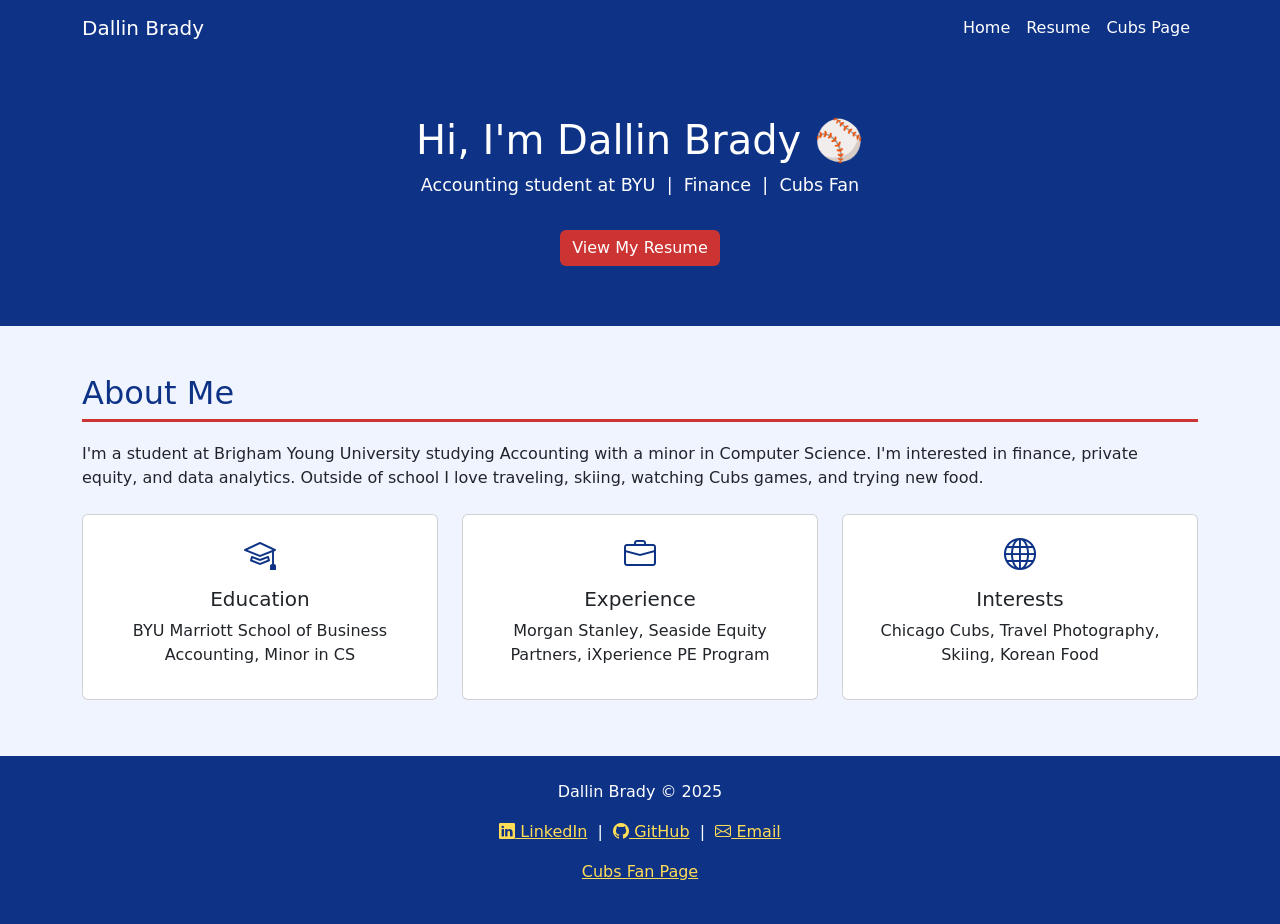
<file: index.html>
<!DOCTYPE html>
<html lang="en">
<head>
  <meta charset="UTF-8" />
  <meta name="viewport" content="width=device-width, initial-scale=1.0"/>
  <title>Dallin Brady</title>
  <link rel="stylesheet" href="https://cdn.jsdelivr.net/npm/bootstrap@5.3.2/dist/css/bootstrap.min.css"/>
  <link rel="stylesheet" href="https://cdn.jsdelivr.net/npm/bootstrap-icons@1.11.3/font/bootstrap-icons.min.css"/>
  <style>
    body {
      background-color: #f0f4ff;
    }
    .navbar {
      background-color: #0e3386 !important;
    }
    .navbar-brand, .nav-link {
      color: white !important;
    }
    .nav-link:hover {
      color: #ffdd57 !important;
    }
    .hero-section {
      background-color: #0e3386;
      color: white;
      padding: 60px 20px;
      text-align: center;
    }
    .hero-section h1 {
      font-size: 2.5rem;
    }
    .hero-section p {
      font-size: 1.1rem;
    }
    .btn-cubs {
      background-color: #cc3433;
      color: white;
      border: none;
    }
    .btn-cubs:hover {
      background-color: #a82626;
      color: white;
    }
    .section-heading {
      color: #0e3386;
      border-bottom: 3px solid #cc3433;
      padding-bottom: 6px;
      margin-bottom: 20px;
    }
    footer {
      background-color: #0e3386;
      color: white;
      text-align: center;
      padding: 24px;
      margin-top: 40px;
    }
    footer a {
      color: #ffdd57;
    }
  </style>
</head>
<body>

<nav class="navbar navbar-expand-lg">
  <div class="container">
    <a class="navbar-brand" href="index.html">Dallin Brady</a>
    <button class="navbar-toggler" type="button" data-bs-toggle="collapse" data-bs-target="#navMenu">
      <span class="navbar-toggler-icon"></span>
    </button>
    <div class="collapse navbar-collapse" id="navMenu">
      <ul class="navbar-nav ms-auto">
        <li class="nav-item"><a class="nav-link" href="index.html">Home</a></li>
        <li class="nav-item"><a class="nav-link" href="resume.html">Resume</a></li>
        <li class="nav-item"><a class="nav-link" href="scratch.html">Cubs Page</a></li>
      </ul>
    </div>
  </div>
</nav>

<div class="hero-section">
  <h1>Hi, I'm Dallin Brady ⚾</h1>
  <p>Accounting student at BYU &nbsp;|&nbsp; Finance &nbsp;|&nbsp; Cubs Fan</p>
  <a href="resume.html" class="btn btn-cubs mt-3">View My Resume</a>
</div>

<div class="container mt-5">
  <h2 class="section-heading">About Me</h2>
  <p>I'm a student at Brigham Young University studying Accounting with a minor in Computer Science. I'm interested in finance, private equity, and data analytics. Outside of school I love traveling, skiing, watching Cubs games, and trying new food.</p>

  <div class="row mt-4">
    <div class="col-md-4">
      <div class="card text-center p-3 mb-3">
        <i class="bi bi-mortarboard" style="font-size:2rem; color:#0e3386;"></i>
        <h5 class="mt-2">Education</h5>
        <p>BYU Marriott School of Business<br/>Accounting, Minor in CS</p>
      </div>
    </div>
    <div class="col-md-4">
      <div class="card text-center p-3 mb-3">
        <i class="bi bi-briefcase" style="font-size:2rem; color:#0e3386;"></i>
        <h5 class="mt-2">Experience</h5>
        <p>Morgan Stanley, Seaside Equity Partners, iXperience PE Program</p>
      </div>
    </div>
    <div class="col-md-4">
      <div class="card text-center p-3 mb-3">
        <i class="bi bi-globe" style="font-size:2rem; color:#0e3386;"></i>
        <h5 class="mt-2">Interests</h5>
        <p>Chicago Cubs, Travel Photography, Skiing, Korean Food</p>
      </div>
    </div>
  </div>
</div>

<footer>
  <p>Dallin Brady &copy; 2025</p>
  <p>
    <a href="https://www.linkedin.com/in/dallinbrady" target="_blank"><i class="bi bi-linkedin"></i> LinkedIn</a> &nbsp;|&nbsp;
    <a href="https://github.com" target="_blank"><i class="bi bi-github"></i> GitHub</a> &nbsp;|&nbsp;
    <a href="mailto:dallinbrady@outlook.com"><i class="bi bi-envelope"></i> Email</a>
  </p>
  <p><a href="scratch.html">Cubs Fan Page</a></p>
</footer>

<script src="https://cdn.jsdelivr.net/npm/bootstrap@5.3.2/dist/js/bootstrap.bundle.min.js"></script>
</body>
</html>
</file>
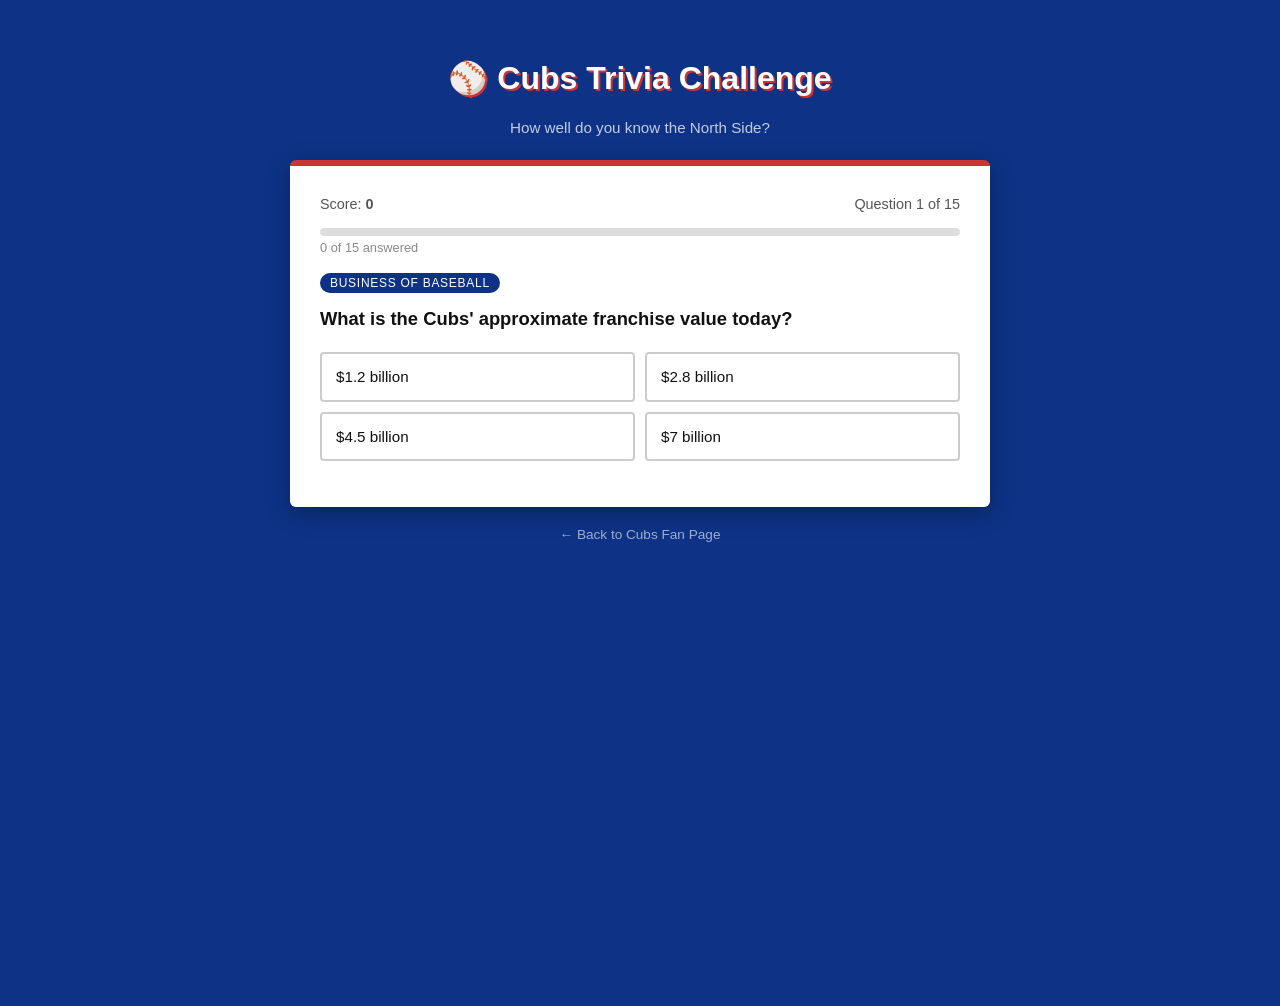
<file: app.html>
<!DOCTYPE html>
<html lang="en">
<head>
  <meta charset="UTF-8"/>
  <meta name="viewport" content="width=device-width, initial-scale=1.0"/>
  <title>Cubs Trivia Game</title>
  <style>
    body {
      background-color: #0e3386;
      font-family: Arial, sans-serif;
      display: flex;
      flex-direction: column;
      align-items: center;
      padding: 30px 16px 60px;
      min-height: 100vh;
    }

    h1 {
      color: white;
      font-size: 2rem;
      text-align: center;
      margin-bottom: 6px;
      text-shadow: 2px 2px 0 #cc3433;
    }

    .subtitle {
      color: rgba(255,255,255,0.75);
      text-align: center;
      margin-bottom: 24px;
      font-size: 0.95rem;
    }

    .card {
      background-color: white;
      border-radius: 6px;
      max-width: 640px;
      width: 100%;
      padding: 30px;
      box-shadow: 0 6px 24px rgba(0,0,0,0.3);
      border-top: 6px solid #cc3433;
    }

    .top-bar {
      display: flex;
      justify-content: space-between;
      font-size: 0.9rem;
      color: #555;
      margin-bottom: 16px;
    }

    .progress-bg {
      background-color: #ddd;
      border-radius: 4px;
      height: 8px;
      margin-bottom: 4px;
    }

    .progress-fill {
      background-color: #0e3386;
      height: 8px;
      border-radius: 4px;
      transition: width 0.3s;
    }

    .progress-text {
      font-size: 0.8rem;
      color: #888;
      margin-bottom: 18px;
    }

    .category {
      background-color: #0e3386;
      color: white;
      font-size: 0.75rem;
      text-transform: uppercase;
      letter-spacing: 0.06em;
      padding: 3px 10px;
      border-radius: 99px;
      display: inline-block;
      margin-bottom: 12px;
    }

    .question {
      font-size: 1.15rem;
      font-weight: bold;
      color: #111;
      margin-bottom: 20px;
      line-height: 1.5;
    }

    .answers {
      display: grid;
      grid-template-columns: 1fr 1fr;
      gap: 10px;
      margin-bottom: 16px;
    }

    .answer-btn {
      background-color: white;
      border: 2px solid #ccc;
      border-radius: 4px;
      padding: 12px 14px;
      font-size: 0.95rem;
      cursor: pointer;
      text-align: left;
      font-family: Arial, sans-serif;
      color: #111;
      transition: border-color 0.15s, background-color 0.15s;
      line-height: 1.4;
    }

    .answer-btn:hover:not(:disabled) {
      border-color: #0e3386;
      background-color: #eef2fb;
    }

    .answer-btn.correct {
      background-color: #d4f0de;
      border-color: #2d7a4b;
      color: #2d7a4b;
      font-weight: bold;
    }

    .answer-btn.wrong {
      background-color: #fde0e0;
      border-color: #b53030;
      color: #b53030;
    }

    .feedback {
      display: none;
      padding: 12px 14px;
      border-radius: 4px;
      font-size: 0.92rem;
      margin-bottom: 14px;
      line-height: 1.5;
    }

    .feedback.show { display: block; }
    .feedback.correct { background-color: #d4f0de; color: #2d7a4b; border-left: 4px solid #2d7a4b; }
    .feedback.wrong   { background-color: #fde0e0; color: #b53030;  border-left: 4px solid #b53030; }

    .next-btn {
      background-color: #0e3386;
      color: white;
      border: none;
      border-radius: 4px;
      padding: 12px 28px;
      font-size: 1rem;
      font-weight: bold;
      cursor: pointer;
      display: none;
    }

    .next-btn:hover { background-color: #0b2870; }
    .next-btn.show { display: inline-block; }

    .results {
      text-align: center;
      display: none;
    }
    .results.show { display: block; }

    .big-num {
      font-size: 4rem;
      font-weight: bold;
      color: #0e3386;
      line-height: 1;
    }

    .result-label { color: #555; margin-bottom: 20px; }
    .result-msg { font-size: 1.15rem; font-weight: bold; color: #111; margin-bottom: 6px; }
    .result-sub { font-size: 0.95rem; color: #555; margin-bottom: 24px; }

    .restart-btn {
      background-color: #cc3433;
      color: white;
      border: none;
      border-radius: 4px;
      padding: 12px 32px;
      font-size: 1rem;
      font-weight: bold;
      cursor: pointer;
    }

    .restart-btn:hover { background-color: #a82626; }

    .back-link {
      color: rgba(255,255,255,0.6);
      text-align: center;
      display: block;
      margin-top: 20px;
      font-size: 0.85rem;
      text-decoration: none;
    }
    .back-link:hover { color: #ffdd57; }

    @media (max-width: 480px) {
      .answers { grid-template-columns: 1fr; }
      .card { padding: 20px; }
    }
  </style>
</head>
<body>

<h1>⚾ Cubs Trivia Challenge</h1>
<p class="subtitle">How well do you know the North Side?</p>

<div class="card">

  <!-- Quiz -->
  <div id="quiz-area">
    <div class="top-bar">
      <span>Score: <strong id="score-display">0</strong></span>
      <span id="q-counter">Question 1 of 15</span>
    </div>
    <div class="progress-bg">
      <div class="progress-fill" id="progress-fill" style="width:0%"></div>
    </div>
    <div class="progress-text" id="progress-text">0 of 15 answered</div>

    <span class="category" id="category-badge">Category</span>
    <div class="question" id="question-text">Loading...</div>

    <div class="answers" id="answers-grid"></div>
    <div class="feedback" id="feedback"></div>
    <button class="next-btn" id="next-btn">Next Question →</button>
  </div>

  <!-- Results -->
  <div class="results" id="results-area">
    <div style="font-size:3rem; margin-bottom:10px;">🏆</div>
    <div class="big-num" id="final-score">0</div>
    <div class="result-label">out of 15 correct</div>
    <div class="result-msg" id="result-msg"></div>
    <div class="result-sub" id="result-sub"></div>
    <button class="restart-btn" onclick="startGame()">Play Again</button>
  </div>

</div>

<a href="scratch.html" class="back-link">← Back to Cubs Fan Page</a>

<script>
  const questions = [
    { q: "In what year did the Cubs win their most recent World Series?", a: ["2016","2015","2017","2008"], correct: 0, cat: "Championships", fact: "The Cubs beat the Cleveland Indians in Game 7, ending a 108-year championship drought." },
    { q: "What is the name of the Cubs' home stadium?", a: ["Guaranteed Rate Field","Comiskey Park","Wrigley Field","Soldier Field"], correct: 2, cat: "Wrigley Field", fact: "Wrigley Field opened in 1914 and is the second-oldest MLB stadium still in use." },
    { q: "What curse supposedly haunted the Cubs for decades?", a: ["Curse of the Bambino","Curse of the Billy Goat","Curse of Black Sox","Curse of Rocky Colavito"], correct: 1, cat: "Cubs Lore", fact: "In 1945, tavern owner Billy Sianis was removed from Wrigley with his goat and allegedly cursed the Cubs." },
    { q: "Which Cubs player made the final throw in the 2016 World Series?", a: ["Javier Báez","David Ross","Kris Bryant","Jon Lester"], correct: 2, cat: "Championships", fact: "Kris Bryant fielded a ground ball and threw across to Anthony Rizzo at first base to clinch the title." },
    { q: "What year was Wrigley Field built?", a: ["1900","1908","1914","1922"], correct: 2, cat: "Wrigley Field", fact: "Wrigley Field was built in 1914, originally called Weeghman Park." },
    { q: "What flag do the Cubs fly after a win?", a: ["A red C flag","A white W flag","A blue W flag","A pennant flag"], correct: 2, cat: "Traditions", fact: "A blue 'W' flag is raised over the center field scoreboard at Wrigley after every Cubs win." },
    { q: "What famous feature lines the outfield walls at Wrigley Field?", a: ["Red brick","Ivy vines","Wooden bleachers","Neon signs"], correct: 1, cat: "Wrigley Field", fact: "Boston ivy was planted on Wrigley's outfield walls in 1937. It's one of baseball's most iconic sights." },
    { q: "What year did Wrigley Field host its first night game?", a: ["1970","1980","1988","1995"], correct: 2, cat: "Wrigley Field", fact: "Wrigley hosted its first official night game on August 9, 1988 — the last MLB park to get lights." },
    { q: "Which street beyond left field is famous for Cubs rooftop clubs?", a: ["Clark Street","Sheffield Avenue","Waveland Avenue","Addison Street"], correct: 2, cat: "Wrigley Field", fact: "Waveland Avenue runs beyond left field. Home run balls sometimes land on the sidewalk there." },
    { q: "Which Cubs slugger hit 66 home runs in 1998?", a: ["Ron Santo","Ernie Banks","Sammy Sosa","Billy Williams"], correct: 2, cat: "Cubs History", fact: "Sammy Sosa hit 66 homers in 1998, losing the home run race to Mark McGwire's 70." },
    { q: "What song is played at Wrigley after every Cubs win?", a: ["Take Me Out to the Ball Game","Go Cubs Go","Sweet Home Chicago","Chicago"], correct: 1, cat: "Traditions", fact: "'Go Cubs Go' was written by Steve Goodman in 1984 and has been played after wins ever since." },
    { q: "Ernie Banks was famous for which phrase?", a: ["Let's Win Two!","Let's Play Two!","Beautiful Day!","Play Ball Cubs!"], correct: 1, cat: "Cubs Legends", fact: "'Let's Play Two!' reflected Ernie Banks' pure love of the game. He played his entire career with the Cubs from 1953–1971." },
    { q: "Who was the Cubs' president of baseball operations who built the 2016 championship team?", a: ["Joe Maddon","Jed Hoyer","Theo Epstein","Tom Ricketts"], correct: 2, cat: "Cubs History", fact: "Theo Epstein rebuilt the Cubs through analytics and the draft, winning a title in 2016 — his second after the 2004 Red Sox." },
    { q: "Approximately how many years did the Cubs go between World Series titles (1908 to 2016)?", a: ["88 years","98 years","108 years","118 years"], correct: 2, cat: "Cubs Lore", fact: "The Cubs went exactly 108 years without winning a World Series, from 1908 to 2016." },
    { q: "What is the Cubs' approximate franchise value today?", a: ["$1.2 billion","$2.8 billion","$4.5 billion","$7 billion"], correct: 2, cat: "Business of Baseball", fact: "The Cubs are one of MLB's most valuable franchises at roughly $4.5 billion, driven by Wrigley, Marquee Sports Network, and brand loyalty." }
  ];

  let current = 0, score = 0, answered = false, shuffled = [];

  function shuffle(arr) {
    return arr.map(v => ({ v, r: Math.random() })).sort((a, b) => a.r - b.r).map(x => x.v);
  }

  function startGame() {
    current = 0; score = 0; answered = false;
    shuffled = shuffle(questions);
    document.getElementById('results-area').classList.remove('show');
    document.getElementById('quiz-area').style.display = 'block';
    document.getElementById('score-display').textContent = '0';
    loadQuestion();
  }

  function loadQuestion() {
    answered = false;
    const q = shuffled[current];
    const total = shuffled.length;
    document.getElementById('q-counter').textContent = `Question ${current + 1} of ${total}`;
    document.getElementById('progress-fill').style.width = `${(current / total) * 100}%`;
    document.getElementById('progress-text').textContent = `${current} of ${total} answered`;
    document.getElementById('category-badge').textContent = q.cat;
    document.getElementById('question-text').textContent = q.q;

    const grid = document.getElementById('answers-grid');
    grid.innerHTML = '';
    q.a.forEach((ans, idx) => {
      const btn = document.createElement('button');
      btn.className = 'answer-btn';
      btn.textContent = ans;
      btn.onclick = () => pick(idx, q.correct, q.fact);
      grid.appendChild(btn);
    });

    document.getElementById('feedback').className = 'feedback';
    document.getElementById('feedback').textContent = '';
    document.getElementById('next-btn').classList.remove('show');
  }

  function pick(selected, correct, fact) {
    if (answered) return;
    answered = true;
    const btns = document.querySelectorAll('.answer-btn');
    btns.forEach(b => b.disabled = true);
    btns[correct].classList.add('correct');
    const fb = document.getElementById('feedback');
    if (selected === correct) {
      score++;
      document.getElementById('score-display').textContent = score;
      fb.className = 'feedback correct show';
      fb.textContent = '✅ Correct! ' + fact;
    } else {
      btns[selected].classList.add('wrong');
      fb.className = 'feedback wrong show';
      fb.textContent = '❌ Not quite. ' + fact;
    }
    document.getElementById('next-btn').classList.add('show');
  }

  function showResults() {
    document.getElementById('quiz-area').style.display = 'none';
    document.getElementById('results-area').classList.add('show');
    document.getElementById('final-score').textContent = score;
    const pct = score / shuffled.length;
    let msg, sub;
    if (pct === 1)       { msg = "🏆 Perfect! You're a true Cubs superfan!"; sub = "Ernie Banks would be proud. Let's play two!"; }
    else if (pct >= 0.8) { msg = "⚾ Great job! You really know your Cubs!"; sub = "You belong in the Wrigley bleachers."; }
    else if (pct >= 0.6) { msg = "👍 Solid! Pretty good Cubs knowledge."; sub = "Keep watching those games!"; }
    else if (pct >= 0.4) { msg = "📚 Not bad, room to improve."; sub = "Go rewatch the 2016 World Series documentary."; }
    else                 { msg = "😅 The curse may still be with you..."; sub = "But tomorrow's a new game. Let's play two!"; }
    document.getElementById('result-msg').textContent = msg;
    document.getElementById('result-sub').textContent = sub;
  }

  document.getElementById('next-btn').addEventListener('click', () => {
    current++;
    if (current >= shuffled.length) showResults();
    else loadQuestion();
  });

  startGame();
</script>

</body>
</html>
</file>
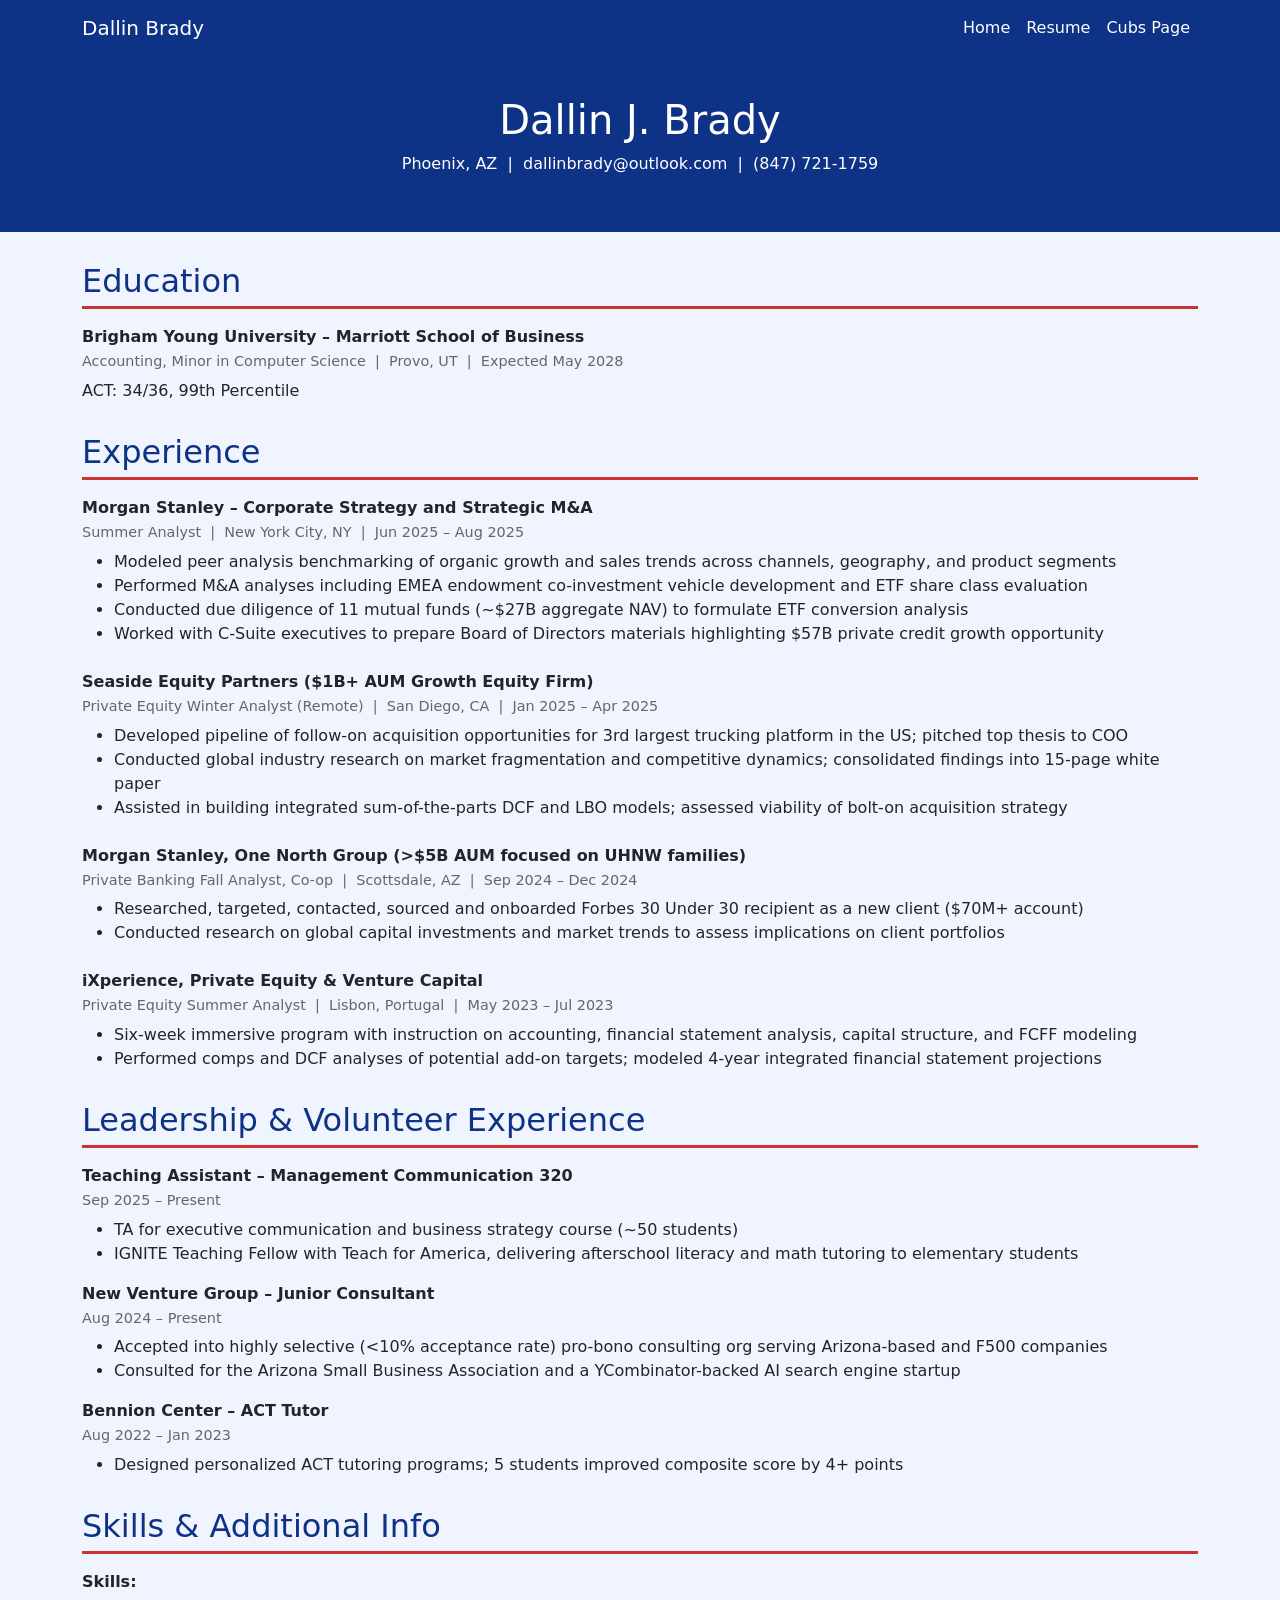
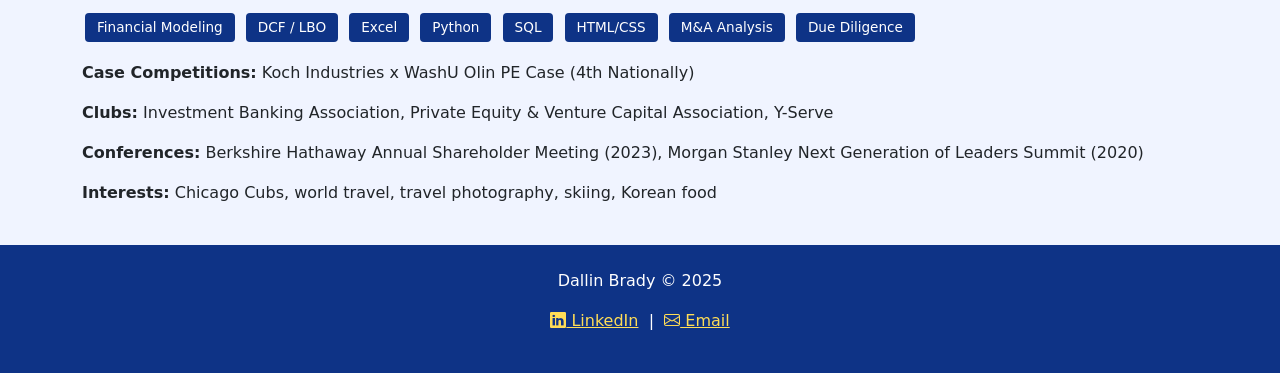
<file: resume.html>
<!DOCTYPE html>
<html lang="en">
<head>
  <meta charset="UTF-8"/>
  <meta name="viewport" content="width=device-width, initial-scale=1.0"/>
  <title>Dallin Brady | Resume</title>
  <link rel="stylesheet" href="https://cdn.jsdelivr.net/npm/bootstrap@5.3.2/dist/css/bootstrap.min.css"/>
  <link rel="stylesheet" href="https://cdn.jsdelivr.net/npm/bootstrap-icons@1.11.3/font/bootstrap-icons.min.css"/>
  <style>
    body {
      background-color: #f0f4ff;
    }
    .navbar {
      background-color: #0e3386 !important;
    }
    .navbar-brand, .nav-link {
      color: white !important;
    }
    .nav-link:hover {
      color: #ffdd57 !important;
    }
    .page-header {
      background-color: #0e3386;
      color: white;
      padding: 40px 20px;
      text-align: center;
    }
    .section-heading {
      color: #0e3386;
      border-bottom: 3px solid #cc3433;
      padding-bottom: 6px;
      margin-top: 30px;
      margin-bottom: 16px;
    }
    .job-title {
      font-weight: bold;
      margin-bottom: 2px;
    }
    .job-meta {
      color: #666;
      font-size: 0.9rem;
      margin-bottom: 6px;
    }
    .skill-tag {
      background-color: #0e3386;
      color: white;
      padding: 4px 12px;
      border-radius: 4px;
      font-size: 0.85rem;
      margin: 3px;
      display: inline-block;
    }
    footer {
      background-color: #0e3386;
      color: white;
      text-align: center;
      padding: 24px;
      margin-top: 40px;
    }
    footer a {
      color: #ffdd57;
    }
  </style>
</head>
<body>

<nav class="navbar navbar-expand-lg">
  <div class="container">
    <a class="navbar-brand" href="index.html">Dallin Brady</a>
    <button class="navbar-toggler" type="button" data-bs-toggle="collapse" data-bs-target="#navMenu">
      <span class="navbar-toggler-icon"></span>
    </button>
    <div class="collapse navbar-collapse" id="navMenu">
      <ul class="navbar-nav ms-auto">
        <li class="nav-item"><a class="nav-link" href="index.html">Home</a></li>
        <li class="nav-item"><a class="nav-link active" href="resume.html">Resume</a></li>
        <li class="nav-item"><a class="nav-link" href="scratch.html">Cubs Page</a></li>
      </ul>
    </div>
  </div>
</nav>

<div class="page-header">
  <h1>Dallin J. Brady</h1>
  <p>Phoenix, AZ &nbsp;|&nbsp; dallinbrady@outlook.com &nbsp;|&nbsp; (847) 721-1759</p>
</div>

<div class="container">

  <h2 class="section-heading">Education</h2>
  <div class="job-title">Brigham Young University – Marriott School of Business</div>
  <div class="job-meta">Accounting, Minor in Computer Science &nbsp;|&nbsp; Provo, UT &nbsp;|&nbsp; Expected May 2028</div>
  <p>ACT: 34/36, 99th Percentile</p>

  <h2 class="section-heading">Experience</h2>

  <div class="mb-4">
    <div class="job-title">Morgan Stanley – Corporate Strategy and Strategic M&A</div>
    <div class="job-meta">Summer Analyst &nbsp;|&nbsp; New York City, NY &nbsp;|&nbsp; Jun 2025 – Aug 2025</div>
    <ul>
      <li>Modeled peer analysis benchmarking of organic growth and sales trends across channels, geography, and product segments</li>
      <li>Performed M&A analyses including EMEA endowment co-investment vehicle development and ETF share class evaluation</li>
      <li>Conducted due diligence of 11 mutual funds (~$27B aggregate NAV) to formulate ETF conversion analysis</li>
      <li>Worked with C-Suite executives to prepare Board of Directors materials highlighting $57B private credit growth opportunity</li>
    </ul>
  </div>

  <div class="mb-4">
    <div class="job-title">Seaside Equity Partners ($1B+ AUM Growth Equity Firm)</div>
    <div class="job-meta">Private Equity Winter Analyst (Remote) &nbsp;|&nbsp; San Diego, CA &nbsp;|&nbsp; Jan 2025 – Apr 2025</div>
    <ul>
      <li>Developed pipeline of follow-on acquisition opportunities for 3rd largest trucking platform in the US; pitched top thesis to COO</li>
      <li>Conducted global industry research on market fragmentation and competitive dynamics; consolidated findings into 15-page white paper</li>
      <li>Assisted in building integrated sum-of-the-parts DCF and LBO models; assessed viability of bolt-on acquisition strategy</li>
    </ul>
  </div>

  <div class="mb-4">
    <div class="job-title">Morgan Stanley, One North Group (&gt;$5B AUM focused on UHNW families)</div>
    <div class="job-meta">Private Banking Fall Analyst, Co-op &nbsp;|&nbsp; Scottsdale, AZ &nbsp;|&nbsp; Sep 2024 – Dec 2024</div>
    <ul>
      <li>Researched, targeted, contacted, sourced and onboarded Forbes 30 Under 30 recipient as a new client ($70M+ account)</li>
      <li>Conducted research on global capital investments and market trends to assess implications on client portfolios</li>
    </ul>
  </div>

  <div class="mb-4">
    <div class="job-title">iXperience, Private Equity &amp; Venture Capital</div>
    <div class="job-meta">Private Equity Summer Analyst &nbsp;|&nbsp; Lisbon, Portugal &nbsp;|&nbsp; May 2023 – Jul 2023</div>
    <ul>
      <li>Six-week immersive program with instruction on accounting, financial statement analysis, capital structure, and FCFF modeling</li>
      <li>Performed comps and DCF analyses of potential add-on targets; modeled 4-year integrated financial statement projections</li>
    </ul>
  </div>

  <h2 class="section-heading">Leadership &amp; Volunteer Experience</h2>

  <div class="mb-3">
    <div class="job-title">Teaching Assistant – Management Communication 320</div>
    <div class="job-meta">Sep 2025 – Present</div>
    <ul>
      <li>TA for executive communication and business strategy course (~50 students)</li>
      <li>IGNITE Teaching Fellow with Teach for America, delivering afterschool literacy and math tutoring to elementary students</li>
    </ul>
  </div>

  <div class="mb-3">
    <div class="job-title">New Venture Group – Junior Consultant</div>
    <div class="job-meta">Aug 2024 – Present</div>
    <ul>
      <li>Accepted into highly selective (&lt;10% acceptance rate) pro-bono consulting org serving Arizona-based and F500 companies</li>
      <li>Consulted for the Arizona Small Business Association and a YCombinator-backed AI search engine startup</li>
    </ul>
  </div>

  <div class="mb-3">
    <div class="job-title">Bennion Center – ACT Tutor</div>
    <div class="job-meta">Aug 2022 – Jan 2023</div>
    <ul>
      <li>Designed personalized ACT tutoring programs; 5 students improved composite score by 4+ points</li>
    </ul>
  </div>

  <h2 class="section-heading">Skills &amp; Additional Info</h2>

  <p><strong>Skills:</strong></p>
  <span class="skill-tag">Financial Modeling</span>
  <span class="skill-tag">DCF / LBO</span>
  <span class="skill-tag">Excel</span>
  <span class="skill-tag">Python</span>
  <span class="skill-tag">SQL</span>
  <span class="skill-tag">HTML/CSS</span>
  <span class="skill-tag">M&A Analysis</span>
  <span class="skill-tag">Due Diligence</span>

  <p class="mt-3"><strong>Case Competitions:</strong> Koch Industries x WashU Olin PE Case (4th Nationally)</p>
  <p><strong>Clubs:</strong> Investment Banking Association, Private Equity &amp; Venture Capital Association, Y-Serve</p>
  <p><strong>Conferences:</strong> Berkshire Hathaway Annual Shareholder Meeting (2023), Morgan Stanley Next Generation of Leaders Summit (2020)</p>
  <p><strong>Interests:</strong> Chicago Cubs, world travel, travel photography, skiing, Korean food</p>

</div>

<footer>
  <p>Dallin Brady &copy; 2025</p>
  <p>
    <a href="https://www.linkedin.com/in/dallinbrady" target="_blank"><i class="bi bi-linkedin"></i> LinkedIn</a> &nbsp;|&nbsp;
    <a href="mailto:dallinbrady@outlook.com"><i class="bi bi-envelope"></i> Email</a>
  </p>
</footer>

<script src="https://cdn.jsdelivr.net/npm/bootstrap@5.3.2/dist/js/bootstrap.bundle.min.js"></script>
</body>
</html>
</file>
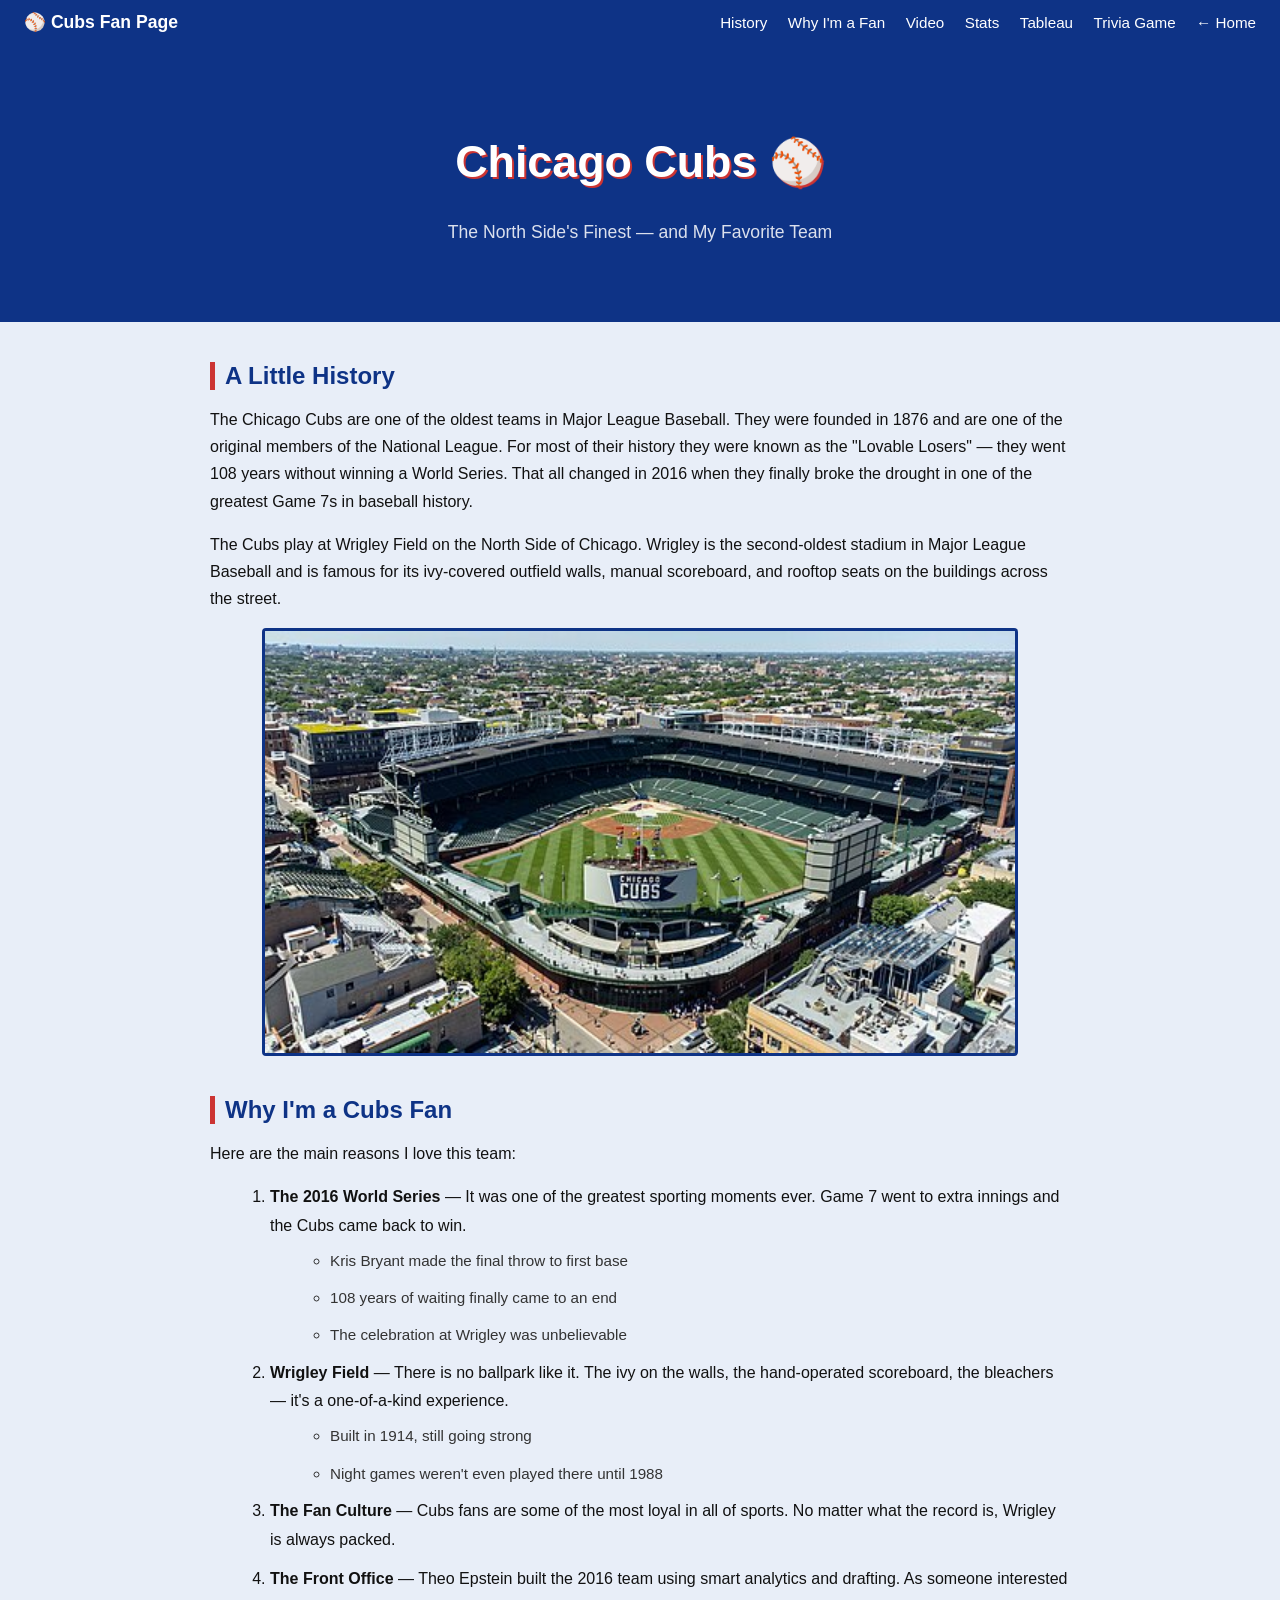
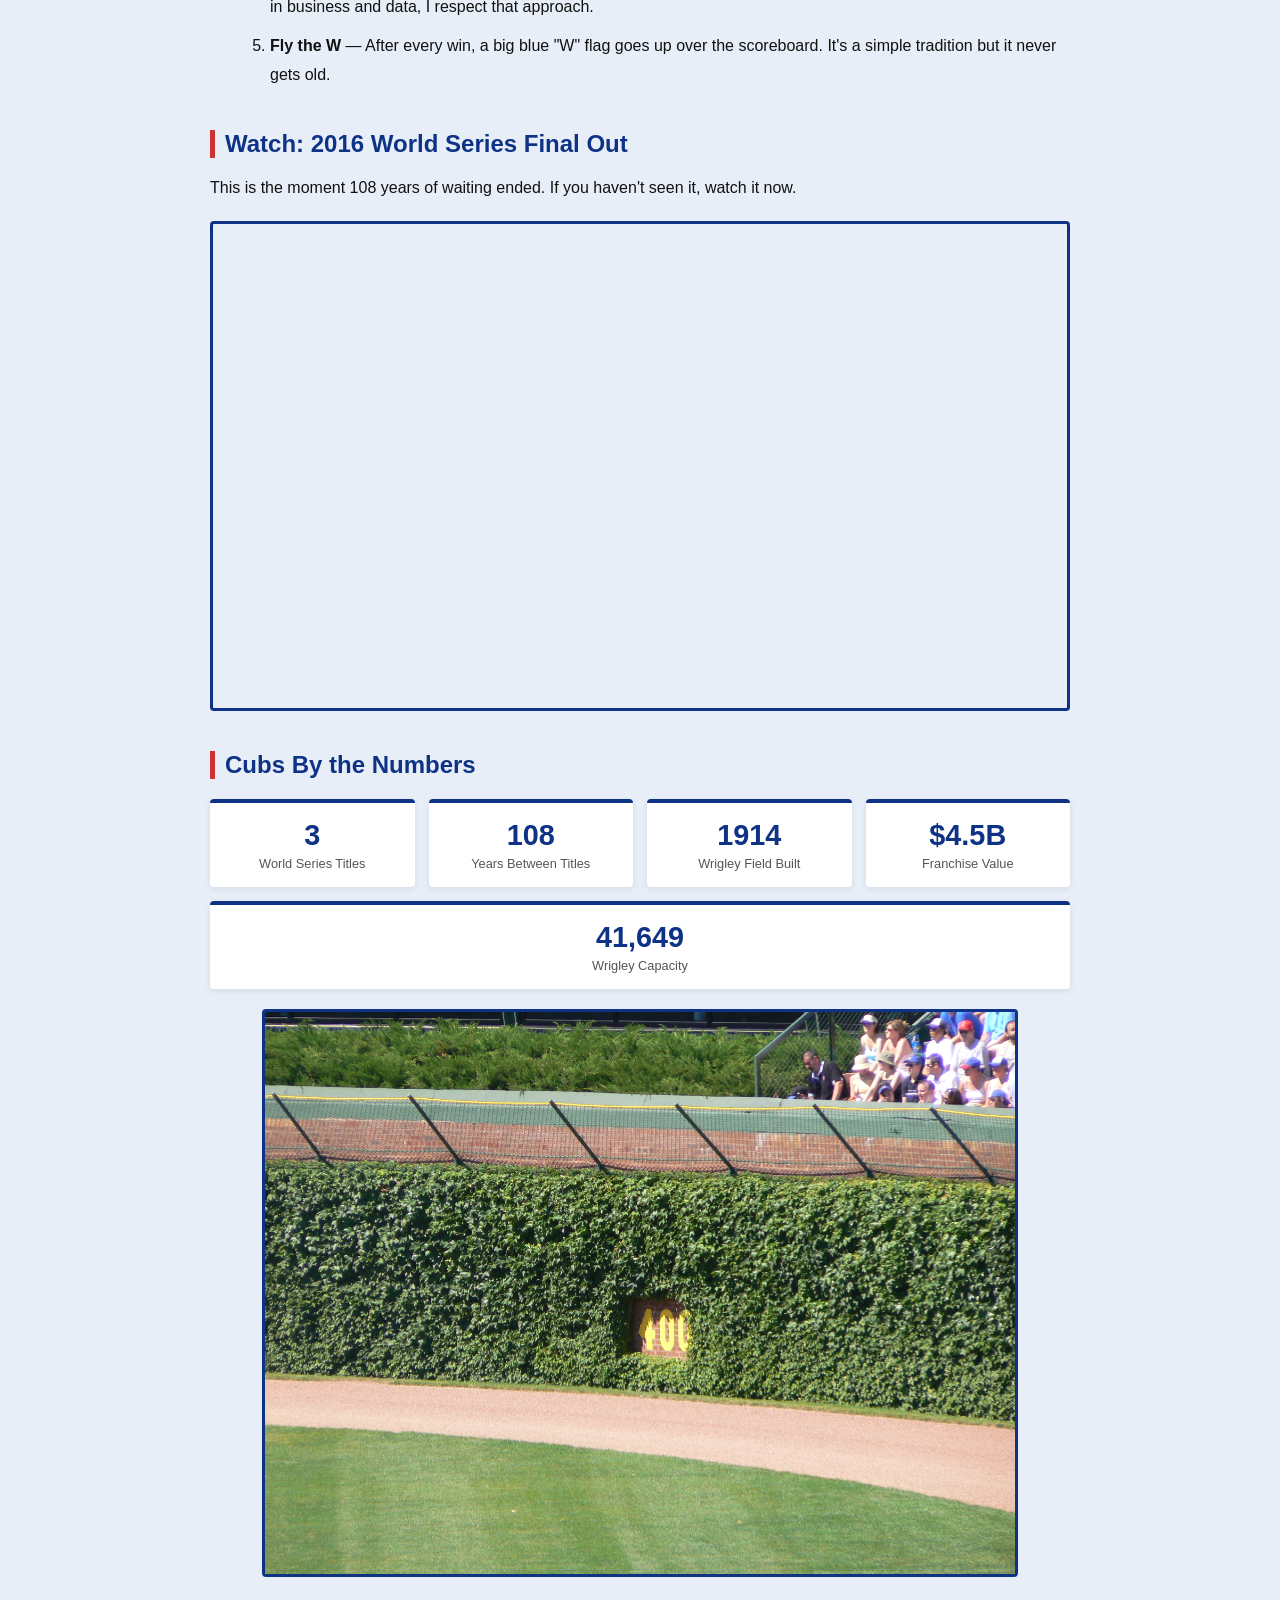
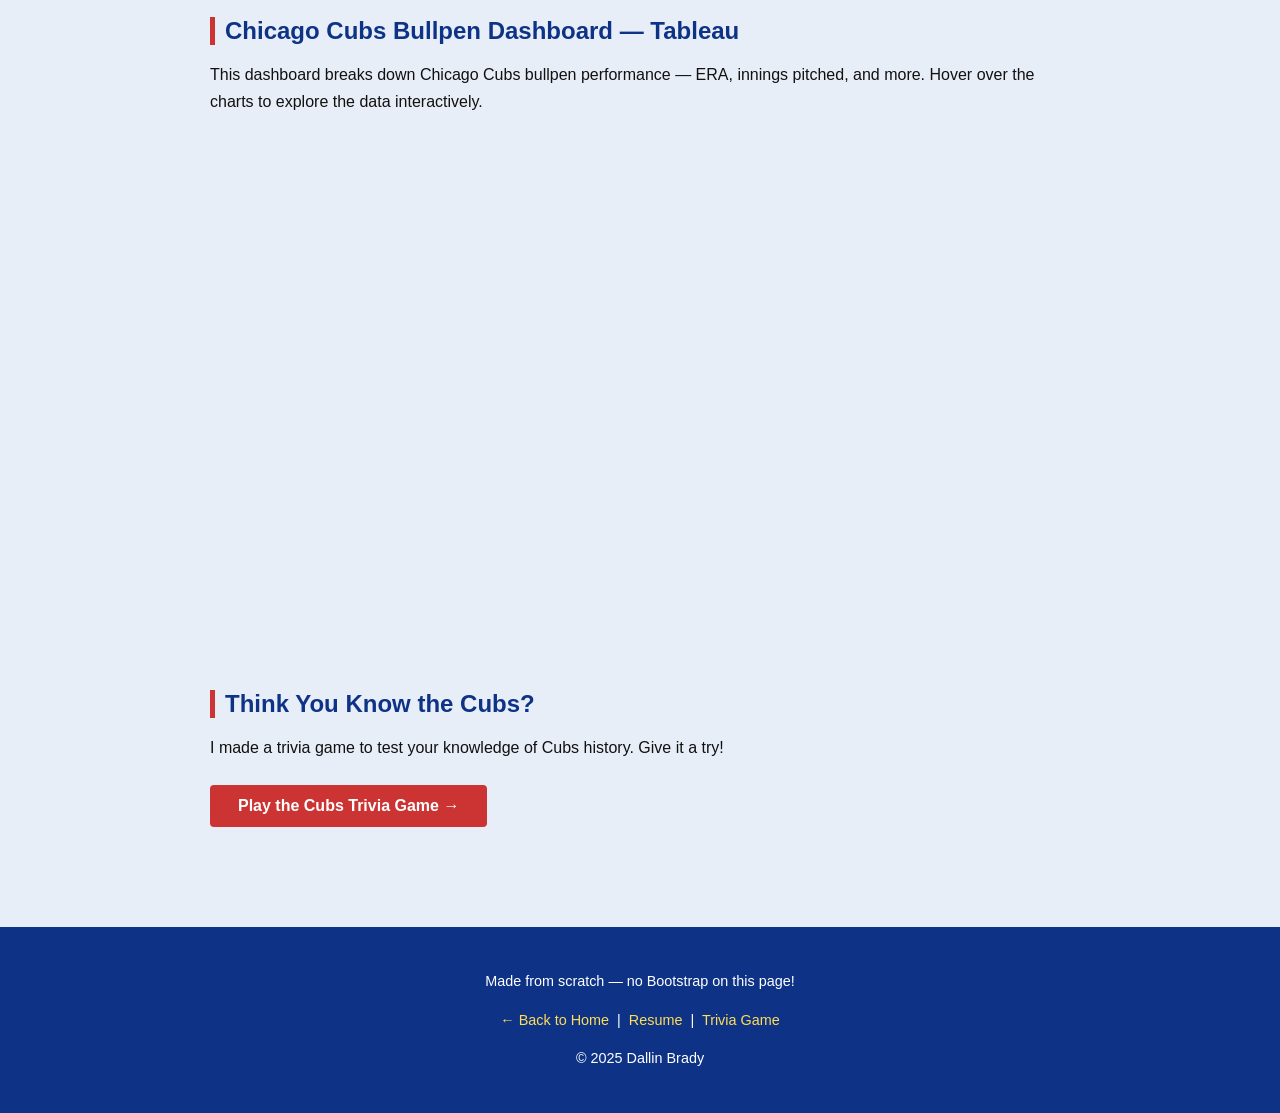
<file: scratch.html>
<!DOCTYPE html>
<html lang="en">
<head>
  <meta charset="UTF-8"/>
  <meta name="viewport" content="width=device-width, initial-scale=1.0"/>
  <title>Chicago Cubs Fan Page</title>
  <link rel="stylesheet" href="scratch.css"/>
</head>
<body>

<!-- Navigation -->
<div id="top-nav">
  <a class="brand" href="#top">⚾ Cubs Fan Page</a>
  <div>
    <a href="#history">History</a>
    <a href="#reasons">Why I'm a Fan</a>
    <a href="#video">Video</a>
    <a href="#stats">Stats</a>
    <a href="#tableau">Tableau</a>
    <a href="app.html">Trivia Game</a>
    <a href="index.html">← Home</a>
  </div>
</div>

<!-- Hero -->
<div id="hero-div">
  <h1>Chicago Cubs ⚾</h1>
  <p>The North Side's Finest — and My Favorite Team</p>
</div>

<!-- Main Content -->
<div id="main-content">

  <a name="history"></a>
  <h2 id="history">A Little History</h2>
  <p>
    The Chicago Cubs are one of the oldest teams in Major League Baseball. They were founded in 1876 and are one of the
    original members of the National League. For most of their history they were known as the "Lovable Losers" — they 
    went 108 years without winning a World Series. That all changed in 2016 when they finally broke the drought in 
    one of the greatest Game 7s in baseball history.
  </p>
  <p>
    The Cubs play at Wrigley Field on the North Side of Chicago. Wrigley is the second-oldest stadium in Major League
    Baseball and is famous for its ivy-covered outfield walls, manual scoreboard, and rooftop seats on the buildings 
    across the street.
  </p>

  <img src="wrigley1.jpeg" alt="Wrigley Field in Chicago" class="page-img"/>

  <!-- Ordered list with nested unordered list -->
  <a name="reasons"></a>
  <h2 id="reasons">Why I'm a Cubs Fan</h2>
  <p>Here are the main reasons I love this team:</p>

  <ol class="reasons-list">
    <li>
      <strong>The 2016 World Series</strong> — It was one of the greatest sporting moments ever. Game 7 went to extra innings and the Cubs came back to win.
      <ul class="sub-list">
        <li>Kris Bryant made the final throw to first base</li>
        <li>108 years of waiting finally came to an end</li>
        <li>The celebration at Wrigley was unbelievable</li>
      </ul>
    </li>
    <li>
      <strong>Wrigley Field</strong> — There is no ballpark like it. The ivy on the walls, the hand-operated scoreboard, the bleachers — it's a one-of-a-kind experience.
      <ul class="sub-list">
        <li>Built in 1914, still going strong</li>
        <li>Night games weren't even played there until 1988</li>
      </ul>
    </li>
    <li>
      <strong>The Fan Culture</strong> — Cubs fans are some of the most loyal in all of sports. No matter what the record is, Wrigley is always packed.
    </li>
    <li>
      <strong>The Front Office</strong> — Theo Epstein built the 2016 team using smart analytics and drafting. As someone interested in business and data, I respect that approach.
    </li>
    <li>
      <strong>Fly the W</strong> — After every win, a big blue "W" flag goes up over the scoreboard. It's a simple tradition but it never gets old.
    </li>
  </ol>

  <!-- YouTube Video -->
  <a name="video"></a>
  <h2 id="video">Watch: 2016 World Series Final Out</h2>
  <p>This is the moment 108 years of waiting ended. If you haven't seen it, watch it now.</p>
  <div class="video-container">
    <iframe
      src="https://www.youtube.com/embed/OqsTb5eWSQA"
      title="2016 World Series Final Out - Chicago Cubs"
      allowfullscreen>
    </iframe>
  </div>

  <!-- Stats -->
  <a name="stats"></a>
  <h2 id="stats">Cubs By the Numbers</h2>
  <div class="stat-box">
    <div class="stat-item">
      <div class="num">3</div>
      <div class="label">World Series Titles</div>
    </div>
    <div class="stat-item">
      <div class="num">108</div>
      <div class="label">Years Between Titles</div>
    </div>
    <div class="stat-item">
      <div class="num">1914</div>
      <div class="label">Wrigley Field Built</div>
    </div>
    <div class="stat-item">
      <div class="num">$4.5B</div>
      <div class="label">Franchise Value</div>
    </div>
    <div class="stat-item">
      <div class="num">41,649</div>
      <div class="label">Wrigley Capacity</div>
    </div>
  </div>

  <img src="wrigley2.jpeg" alt="Ivy on the outfield walls at Wrigley Field" class="page-img"/>

  <!-- Tableau -->
  <a name="tableau"></a>
  <h2 id="tableau">Chicago Cubs Bullpen Dashboard — Tableau</h2>
  <p>
    This dashboard breaks down Chicago Cubs bullpen performance — ERA, innings pitched, and more.
    Hover over the charts to explore the data interactively.
  </p>
  <div class='tableauPlaceholder' id='viz1' style='position: relative; width: 100%; height: 520px;'>
    <noscript>
      <a href='#'>
        <img alt='Chicago Cubs Bullpen' src='https://public.tableau.com/static/images/Ch/ChicagoCubsBullpen/Dashboard1/1_rss.png' style='border: none'/>
      </a>
    </noscript>
    <object class='tableauViz' style='display:none; width:100%; height:520px;'>
      <param name='host_url' value='https%3A%2F%2Fpublic.tableau.com%2F' />
      <param name='embed_code_version' value='3' />
      <param name='site_root' value='' />
      <param name='name' value='ChicagoCubsBullpen/Dashboard1' />
      <param name='tabs' value='no' />
      <param name='toolbar' value='yes' />
      <param name='static_image' value='https://public.tableau.com/static/images/Ch/ChicagoCubsBullpen/Dashboard1/1.png' />
      <param name='animate_transition' value='yes' />
      <param name='display_static_image' value='yes' />
      <param name='display_spinner' value='yes' />
      <param name='display_overlay' value='yes' />
      <param name='display_count' value='yes' />
    </object>
  </div>
  <script type='text/javascript'>
    var divElement = document.getElementById('viz1');
    var vizElement = divElement.getElementsByTagName('object')[0];
    vizElement.style.width = '100%';
    vizElement.style.height = '520px';
    var scriptElement = document.createElement('script');
    scriptElement.src = 'https://public.tableau.com/javascripts/api/viz_v1.js';
    vizElement.parentNode.insertBefore(scriptElement, vizElement);
  </script>

  <!-- App link -->
  <h2>Think You Know the Cubs?</h2>
  <p>I made a trivia game to test your knowledge of Cubs history. Give it a try!</p>
  <a href="app.html" class="app-btn">Play the Cubs Trivia Game →</a>

</div>

<div id="page-footer">
  <p>Made from scratch — no Bootstrap on this page!</p>
  <p><a href="index.html">← Back to Home</a> &nbsp;|&nbsp; <a href="resume.html">Resume</a> &nbsp;|&nbsp; <a href="app.html">Trivia Game</a></p>
  <p style="margin-top: 10px;">&copy; 2025 Dallin Brady</p>
</div>

</body>
</html>
</file>
<file: scratch.css>
body {
  background-color: #e8eef8;
  font-family: Arial, sans-serif;
  color: #111;
  margin: 0;
  padding: 0;
}
#top-nav {
  background-color: #0e3386;
  padding: 12px 24px;
  display: flex;
  justify-content: space-between;
  align-items: center;
}
#top-nav a {
  color: white;
  text-decoration: none;
  margin-left: 16px;
  font-size: 0.95rem;
}
#top-nav a:hover {
  color: #ffdd57;
}
#top-nav .brand {
  font-size: 1.1rem;
  font-weight: bold;
  margin-left: 0;
}
#hero-div {
  background-color: #0e3386;
  color: white;
  text-align: center;
  padding: 60px 20px;
}
#hero-div h1 {
  font-size: 2.8rem;
  font-family: 'Arial Black', Arial, sans-serif;
  color: white;
  text-shadow: 2px 2px 0 #cc3433;
}
#hero-div p {
  font-size: 1.1rem;
  margin-top: 10px;
  color: rgba(255,255,255,0.85);
}
#main-content {
  max-width: 860px;
  margin: 40px auto;
  padding: 0 20px 60px 20px;
}
h2 {
  color: #0e3386;
  border-left: 5px solid #cc3433;
  padding-left: 10px;
  margin-top: 40px;
  margin-bottom: 14px;
}
p {
  line-height: 1.7;
  margin-bottom: 14px;
}
img.page-img {
  width: 100%;
  max-width: 750px;
  display: block;
  margin: 16px auto;
  border: 3px solid #0e3386;
  border-radius: 4px;
}
.video-container {
  position: relative;
  padding-bottom: 56.25%;
  height: 0;
  overflow: hidden;
  margin: 20px 0;
  border: 3px solid #0e3386;
  border-radius: 4px;
}
.video-container iframe {
  position: absolute;
  top: 0;
  left: 0;
  width: 100%;
  height: 100%;
  border: none;
}
ol.reasons-list {
  margin-left: 20px;
  line-height: 1.8;
}
ol.reasons-list li {
  margin-bottom: 10px;
}
ul.sub-list {
  margin-top: 6px;
  margin-left: 20px;
  color: #333;
  font-size: 0.95rem;
}
.stat-box {
  display: flex;
  flex-wrap: wrap;
  gap: 14px;
  margin: 20px 0;
}
.stat-item {
  background-color: white;
  border-top: 4px solid #0e3386;
  padding: 16px;
  text-align: center;
  flex: 1 1 140px;
  border-radius: 4px;
  box-shadow: 0 2px 6px rgba(0,0,0,0.08);
}
.stat-item .num {
  font-size: 1.8rem;
  font-weight: bold;
  color: #0e3386;
}
.stat-item .label {
  font-size: 0.8rem;
  color: #555;
  margin-top: 4px;
}
.app-btn {
  display: inline-block;
  background-color: #cc3433;
  color: white;
  padding: 12px 28px;
  border-radius: 4px;
  text-decoration: none;
  font-weight: bold;
  margin-top: 10px;
  font-size: 1rem;
}
.app-btn:hover {
  background-color: #a82626;
  color: white;
}
#page-footer {
  background-color: #0e3386;
  color: white;
  text-align: center;
  padding: 28px;
  font-size: 0.9rem;
}
#page-footer a {
  color: #ffdd57;
  text-decoration: none;
}
#page-footer a:hover {
  text-decoration: underline;
}
:target {
  scroll-margin-top: 60px;
}
</file>
